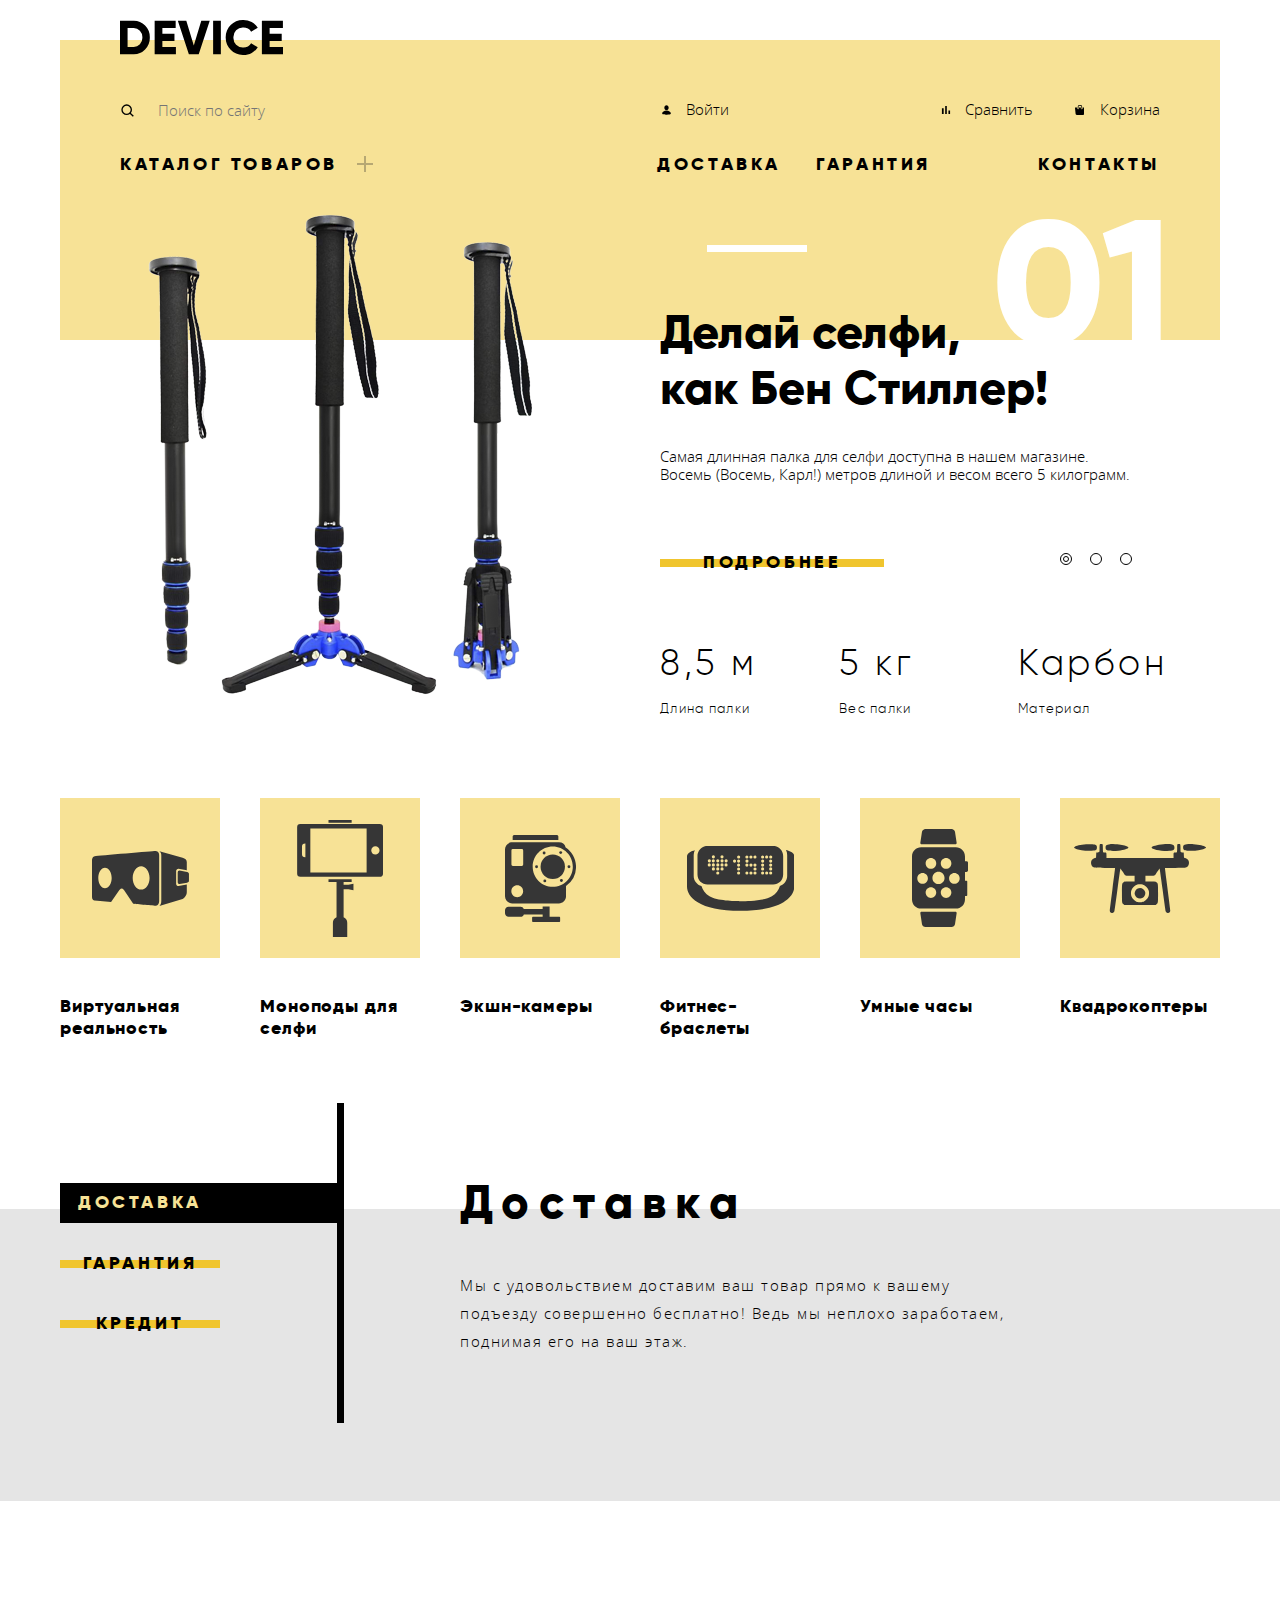
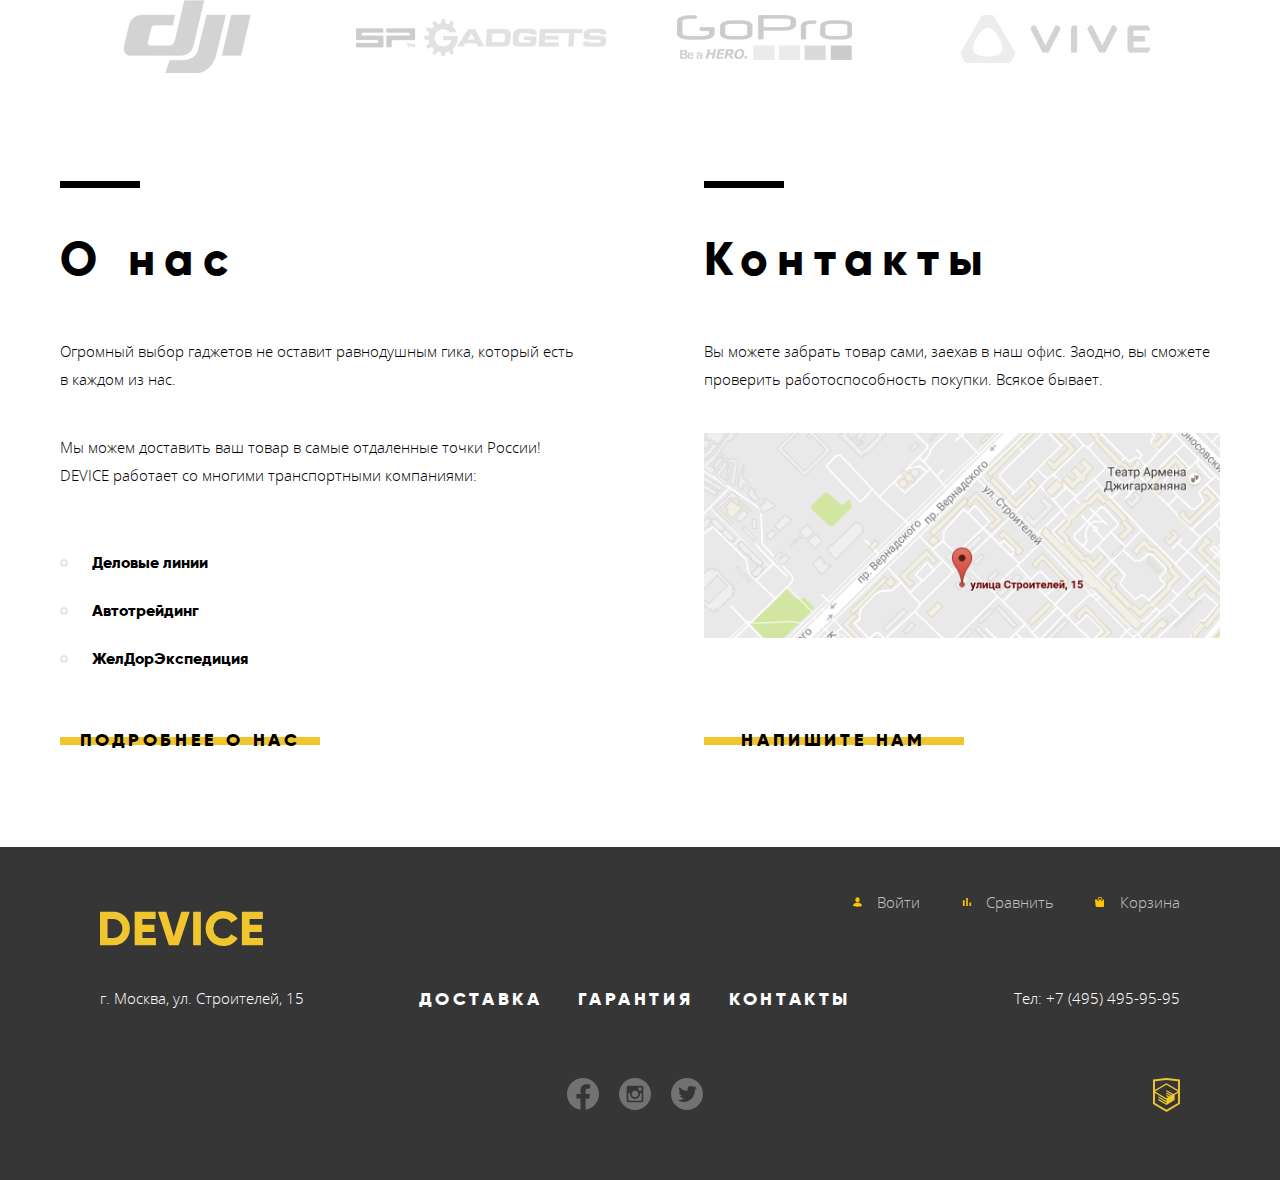
<file: index.html>
<!DOCTYPE html>
<html lang="ru">

<head>
  <meta charset="utf-8">
  <title>HTML Academy: Девайс</title>
  <link rel="stylesheet" href="css/styles.min.css">
</head>

<body class="page-body page-body--index">
  <header class="main-header ">
    <div class="main-header-wrapper wrapper ">
      <a class=" main-header__logo"><img class="main-header__logo-image" src="img/logo.svg" alt="Logo 'Device'"
          width="163" height="35"></a>
      <div class=" user-nav-row">
        <form class=" user-nav__search-form" action="#" method="get">
          <input class="user-nav__search-input" type="search" placeholder="Поиск по сайту">
          <button class="user-nav__search-submit-btn" type="submit">Найти</button>
        </form>
        <ul class="user-nav__top-menu-list">
          <li class="user-nav__item "><a class="user-nav__link user-nav__link--log-in" href="">Войти</a></li>
          <li class="user-nav__item "><a class="user-nav__link user-nav__link--compare" href="">Сравнить</a></li>
          <li class="user-nav__item "><a class="user-nav__link user-nav__link--cart" href="">Корзина</a></li>
        </ul>
      </div>
      <nav class=" main-nav">
        <ul class="site-nav">
          <li><a class="site-nav__link site-nav__link--catalog" href="catalog.html">Каталог товаров</a></li>
          <li><a class="site-nav__link" href="">Доставка</a></li>
          <li><a class="site-nav__link" href="">Гарантия</a></li>
          <li><a class="site-nav__link" href="">Контакты</a></li>
        </ul>
      </nav>
      <div class=" catalog-nav">
        <ul class="catalog-nav__col">
          <li><a href="">Виртуальная реальность</a></li>
          <li><a href="catalog.html">Моноподы для селфи</a></li>
          <li><a href="">Экшн-камеры</a></li>
        </ul>
        <ul class="catalog-nav__col">
          <li><a href="">Фитнес-браслеты</a></li>
          <li><a href="">Умные часы</a></li>
        </ul>
        <ul class="catalog-nav__col">
          <li><a href="">Квадрокоптер</a></li>
        </ul>
      </div>
    </div>
  </header>
  <main>
    <h1 class="visually-hidden">Девайс</h1>
    <section class="banner-wrapper wrapper">
      <div class="banner banner--1 banner--current" data-id="slide-1">
        <span class="banner__number">01</span>
        <div class="banner__image-wrapper">
          <img src="./img/slider-1 1.png" alt="selfie stick" class="banner__image" width="384" height="486">
        </div>
        <div class="banner__info-wrapper">
          <b class="banner__big-text">
            Делай селфи,<br>
            как Бен Стиллер!
          </b>
          <p class="banner__small-text">
            Самая длинная палка для селфи доступна в нашем магазине. Восемь (Восемь, Карл!) метров длиной и весом всего
            5 килограмм.
          </p>
          <a class="banner__button button" href="#">Подробнее</a>
          <ul class="banner__slider">
            <li class="banner__slider-button"></li>
            <li class="banner__slider-button"></li>
            <li class="banner__slider-button"></li>
          </ul>
          <div class="banner__features">
            <ul class="banner__features-list">
              <li class="banner__features-item features-item">
                <span class="features-item__value">8,5 м</span>
                <span class="features-item__name">Длина палки</span>
              </li>
              <li class="banner__features-item features-item">
                <span class="features-item__value">5 кг</span>
                <span class="features-item__name">Вес палки</span>
              </li>
              <li class="banner__features-item features-item">
                <span class="features-item__value">Карбон</span>
                <span class="features-item__name">Материал</span>
              </li>
            </ul>
          </div>
        </div>
      </div>
      <div class="banner banner--2" data-id="slide-2">
        <span class="banner__number">02</span>
        <div class="banner__image-wrapper">
          <img src="./img/slider-2 1.png" alt="fitness tracker" class="banner__image" width="345" height="485">
        </div>
        <div class="banner__info-wrapper">
          <b class="banner__big-text">
            Худеем
            правильно!
          </b>
          <p class="banner__small-text">
            Мотивирующие фитнес-браслеты помогут найти в себе силы
            не пропускать занятия и соблюдать диету.
          </p>
          <button type="button" class="banner__button button">Подробнее</button>
          <ul class="banner__slider">
            <li class="banner__slider-button"></li>
            <li class="banner__slider-button"></li>
            <li class="banner__slider-button"></li>
          </ul>
          <div class="banner__features">
            <ul class="banner__features-list">
              <li class="banner__features-item features-item">
                <span class="features-item__value">48 часов</span>
                <span class="features-item__name">Без подзарядки</span>
              </li>
            </ul>
          </div>
        </div>
      </div>
      <div class="banner banner--3" data-id="slide-3">
        <span class="banner__number">03</span>
        <div class="banner__image-wrapper">
          <img src="./img/slider-3 1.png" alt="camera drone" class="banner__image" width="384" height="486">
        </div>
        <div class="banner__info-wrapper">
          <b class="banner__big-text">
            Порхает как бабочка, жалит как пчела!
          </b>
          <p class="banner__small-text">
            Этот обычный, на первый взгляд, квадрокоптер оснащен
            мощным лазером, замаскированным под стандартную камеру.
          </p>
          <button type="button" class="banner__button button">Подробнее</button>
          <ul class="banner__slider">
            <li class="banner__slider-button"></li>
            <li class="banner__slider-button"></li>
            <li class="banner__slider-button"></li>
          </ul>
          <div class="banner__features">
            <ul class="banner__features-list">
              <li class="banner__features-item features-item">
                <span class="features-item__value">800 м</span>
                <span class="features-item__name">Дальность полета</span>
              </li>
              <li class="banner__features-item features-item">
                <span class="features-item__value">50 м</span>
                <span class="features-item__name">Радиус поражения</span>
              </li>
            </ul>
          </div>
        </div>
      </div>
      <div class="banner__slider-controls">
        <button class="banner__slider-controls-button banner__slider-controls-button--current" data-for="slide-1"
          type="button" aria-label="Первый слайд"></button>
        <button class="banner__slider-controls-button" type="button" aria-label="Второй слайд"
          data-for="slide-2"></button>
        <button class="banner__slider-controls-button" type="button" aria-label="Третий слайд"
          data-for="slide-3"></button>
      </div>
    </section>
    <section class="popular wrapper">
      <ul class="popular__list">
        <li class="popular__list-item"><a class="popular__link popular__link--1" href="">Виртуальная реальность</a></li>
        <li class="popular__list-item"><a class="popular__link popular__link--2" href="catalog.html">Моноподы для
            селфи</a></li>
        <li class="popular__list-item"><a class="popular__link popular__link--3" href="">Экшн-камеры</a></li>
        <li class="popular__list-item"><a class="popular__link popular__link--4" href="">Фитнес-браслеты</a></li>
        <li class="popular__list-item"><a class="popular__link popular__link--5" href="">Умные часы</a></li>
        <li class="popular__list-item"><a class="popular__link popular__link--6" href="">Квадрокоптеры</a></li>
      </ul>
    </section>
    <section class="info-switcher wrapper">
      <ul class="info-switcher__names-list">
        <li class="names-list__item names-list__item--active"><a
            class="names-list__item-link names-list__item-link--active button" data-for="delivery">Доставка</a></li>
        <li class="names-list__item"><a class="names-list__item-link button" data-for="guarantee">Гарантия</a></li>
        <li class="names-list__item"><a class="names-list__item-link button" data-for="financing">Кредит</a></li>
      </ul>
      <div class="info-tab-wrapper">
        <div class="info-tab info-tab--current info-tab--delivery" data-id="delivery">
          <h2 class="info-tab__heading">Доставка</h2>
          <p class="info-tab__text">Мы с удовольствием доставим ваш товар прямо к вашему
            подъезду совершенно бесплатно! Ведь мы неплохо
            заработаем, поднимая его на ваш этаж.</p>
        </div>
        <div class="info-tab info-tab--guarantee" data-id="guarantee">
          <h2 class="info-tab__heading">Гарантия</h2>
          <p class="info-tab__text">Если из-за возгорания купленного у нас товара у вас сгорит дом —
            не переживайте, мы выдадим вам новый.
            Товар, не дом, конечно же.</p>
        </div>
        <div class="info-tab info-tab--financing" data-id="financing">
          <h2 class="info-tab__heading">Кредит</h2>
          <p class="info-tab__text">Залезть в долговую яму стало проще! Кредитные консультанты
            подберут для вас наиболее выгодные
            условия кредита. Выгодные для нашего банка, разумеется.</p>
        </div>
      </div>
    </section>
    <section class="brands wrapper">
      <ul class="brands__list">
        <li class="brands__list-item"><a class="brands__list-link" href="#"><img src="./img/logo-1.png"
              alt="logo brand dji"></a></li>
        <li class="brands__list-item"><a class="brands__list-link" href="#"><img src="./img/logo-2.png"
              alt="logo brand sp gadgets"></a></li>
        <li class="brands__list-item"><a class="brands__list-link" href="#"><img src="./img/logo-3.png"
              alt="logo brand gopro"></a></li>
        <li class="brands__list-item"><a class="brands__list-link" href="#"><img src="./img/logo-4.png"
              alt="logo brand vive"></a></li>
      </ul>
    </section>
    <div class="info-wrapper wrapper">
      <section class="about-us">
        <h2 class="info__heading">О нас</h2>
        <div class="info__text-block">
          <p class="info__text">Огромный выбор гаджетов не оставит равнодушным гика, который есть в каждом из нас.</p>
          <p class="info__text">Мы можем доставить ваш товар в самые отдаленные точки России! DEVICE работает со многими
            транспортными компаниями:</p>
        </div>
        <ul class="info__list">
          <li class="info__list-item">Деловые линии</li>
          <li class="info__list-item">Автотрейдинг</li>
          <li class="info__list-item">ЖелДорЭкспедиция</li>
        </ul>
        <a href="#" class="info__button button">Подробнее о нас</a>
      </section>
      <section class="contacts">
        <h2 class="info__heading">Контакты</h2>
        <p class="info__text">Вы можете забрать товар сами, заехав в наш офис. Заодно, вы сможете проверить
          работоспособность покупки. Всякое бывает.</p>
        <a class="info__map" href="#"><img src="img/map-small.png" alt="Карта" width="560" height="222"></a>
        <a href="#" class="info__button info__button--contact button">Напишите нам</a>
      </section>
    </div>
  </main>
  <footer class="main-footer footer">
    <div class="footer__wrapper wrapper">
      <a href="" class="footer__logo"><img src="img/logo.svg" alt="Лого «Девайс»" width="163" height="35"></a>
      <ul class="footer__user-nav">
        <li><a class="footer__user-nav-link footer__user-nav-link--log-in" href="#">Войти</a></li>
        <li><a class="footer__user-nav-link footer__user-nav-link--compare" href="#">Сравнить</a></li>
        <li><a class="footer__user-nav-link footer__user-nav-link--cart" href="#">Корзина</a></li>
      </ul>
      <section class="footer__address">
        <h2 class="visually-hidden">Адрес</h2>
        <p>г. Москва, ул. Строителей, 15</p>
      </section>
      <section class="footer__nav">
        <h2 class="visually-hidden">Навигация</h2>
        <ul class="footer__site-nav">
          <li><a class="footer__site-nav-link" href="#">Доставка</a></li>
          <li><a class="footer__site-nav-link" href="#">Гарантия</a></li>
          <li><a class="footer__site-nav-link" href="#">Контакты</a></li>
        </ul>
      </section>
      <section class="footer__phone-number">
        <h2 class="visually-hidden">Телефон</h2>
        <span>Тел: </span><a href="tel:+74954959595">+7 (495) 495-95-95</a>
      </section>
      <section class="footer__social social">
        <h2 class="visually-hidden">Социальные сети</h2>
        <ul class="social__list">
          <li>
            <a class="social__link" href="">
              <span class="visually-hidden">Фейсбук</span>
              <svg fill="none" width="32" height="32" viewBox="0 0 32 32" xmlns="http://www.w3.org/2000/svg">
                <path
                  d="m31.9973 16c0-8.83733-7.1626-16-15.9986-16-8.83603 0-15.9987 7.16267-15.9987 16 0 7.984 5.85067 14.6027 13.4987 15.8027v-11.1787h-4.06137v-4.6253h4.06137v-3.524c0-4.0107 2.3893-6.22537 6.0426-6.22537 1.7507 0 3.5814.312 3.5814.312v3.93737h-2.016c-1.9867 0-2.6067 1.2333-2.6067 2.4986v3.0027h4.4373l-.7093 4.6253h-3.728v11.1787c7.648-1.2 13.4987-7.8187 13.4987-15.804z"
                  fill="#fff" fill-opacity=".3" />
              </svg>
            </a>
          </li>
          <li>
            <a class="social__link" href="">
              <span class="visually-hidden">Инстаграм</span>
              <svg fill="none" width="32" height="32" viewBox="0 0 32 32" xmlns="http://www.w3.org/2000/svg">
                <path
                  d="m21 16c0 1.3261-.5268 2.5979-1.4645 3.5355-.9376.9377-2.2094 1.4645-3.5355 1.4645s-2.5979-.5268-3.5355-1.4645c-.9377-.9376-1.4645-2.2094-1.4645-3.5355 0-.285.03-.5633.0817-.8333h-1.74837v6.6616c0 .4634.375.8384.83837.8384h11.6583c.2221-.0005.4349-.089.5917-.2462.1569-.1571.245-.3701.245-.5922v-6.6616h-1.7484c.0517.27.0817.5483.0817.8333zm-5 3.3333c.4378-.0001.8714-.0864 1.2759-.2541.4044-.1676.7719-.4133 1.0815-.723.3095-.3097.555-.6773.7225-1.0819.1674-.4045.2535-.8381.2534-1.276-.0001-.4378-.0864-.8714-.2541-1.2758-.1676-.4045-.4133-.772-.723-1.0815-.3097-.3096-.6773-.5551-1.0819-.7225-.4045-.1675-.8381-.2536-1.276-.2535-.8842.0002-1.7322.3517-2.3573.9771-.6252.6255-.9762 1.4736-.976 2.3579s.3517 1.7322.9771 2.3574c.6255.6251 1.4736.9762 2.3579.9759zm4-6.8333h1.9983c.1328 0 .2601-.0526.3542-.1463.094-.0938.1471-.2209.1475-.3537v-1.9983c0-.13308-.0529-.26068-.1469-.35477-.0941-.09408-.2217-.14693-.3548-.14693h-1.9983c-.1331 0-.2607.05285-.3547.14693-.0941.09409-.147.22169-.147.35477v1.9983c.0017.275.2267.5.5017.5zm-4-12.5c-4.2435 0-8.31313 1.68571-11.31371 4.68629s-4.68629 7.07021-4.68629 11.31371 1.68571 8.3131 4.68629 11.3137 7.07021 4.6863 11.31371 4.6863c2.1012 0 4.1817-.4139 6.1229-1.2179 1.9412-.8041 3.7051-1.9827 5.1908-3.4684s2.6643-3.2496 3.4684-5.1908c.804-1.9412 1.2179-4.0217 1.2179-6.1229 0-2.1011-.4139-4.1817-1.2179-6.12294-.8041-1.9412-1.9827-3.70503-3.4684-5.19077s-3.2496-2.66429-5.1908-3.46836c-1.9412-.804078-4.0217-1.21793-6.1229-1.21793zm8.3333 22.4817c0 1.0183-.8333 1.8516-1.8516 1.8516h-12.96337c-1.01833 0-1.85166-.8333-1.85166-1.8516v-12.96337c0-1.01833.83333-1.85166 1.85166-1.85166h12.96337c1.0183 0 1.8516.83333 1.8516 1.85166z"
                  fill="#fff" fill-opacity=".3" />
              </svg>
            </a>
          </li>
          <li>
            <a class="social__link" href="">
              <span class="visually-hidden">Твиттер</span>
              <svg class="twitter" fill="none" width="32" height="32" viewBox="0 0 32 32"
                xmlns="http://www.w3.org/2000/svg">
                <path
                  d="m16 32c-2.1667 0-4.2396-.4219-6.21875-1.2656-1.97917-.8438-3.68229-1.9792-5.10937-3.4063-1.42709-1.4271-2.5625-3.1302-3.40626-5.1093-.843745-1.9792-1.26562-4.0521-1.26562-6.2188s.421875-4.2396 1.26562-6.21875c.84376-1.97917 1.97917-3.68229 3.40626-5.10937 1.42708-1.42709 3.1302-2.5625 5.10937-3.40626 1.97915-.843745 4.05205-1.26562 6.21875-1.26562s4.2396.421875 6.2188 1.26562c1.9791.84376 3.6822 1.97917 5.1093 3.40626 1.4271 1.42708 2.5625 3.1302 3.4063 5.10937.8437 1.97915 1.2656 4.05205 1.2656 6.21875s-.4219 4.2396-1.2656 6.2188c-.8438 1.9791-1.9792 3.6822-3.4063 5.1093s-3.1302 2.5625-5.1093 3.4063c-1.9792.8437-4.0521 1.2656-6.2188 1.2656zm9.4062-24c-.125.0625-.3124.17708-.5624.34375l-.6094.40625-.5782.3125-.6562.21875c-.7708-.85417-1.7188-1.28125-2.8438-1.28125-2.4374 0-3.6562 1.02083-3.6562 3.0625v1.8437c-3.3542-.1666-5.9271-1.3958-7.71875-3.68745-.52083.54167-.78125 1.13545-.78125 1.78125 0 1.375.51042 2.4167 1.53125 3.125-.125 0-.30208.0104-.53125.0312-.22917.0209-.41146.0209-.54688 0-.13541-.0208-.28645-.0729-.45312-.1562 0 .9583.25521 1.7552.76562 2.3906.51042.6354 1.21355 1.0469 2.10938 1.2344-.2083.25-.5.375-.875.375-.33333 0-.625-.0938-.875-.2812 0 .8124.39062 1.4427 1.1719 1.8906.7812.4479 1.6614.6823 2.6406.7031-.375.5625-.9219.9844-1.6406 1.2656-.7188.2813-1.4844.4219-2.2969.4219-.29167 0-.69271-.0729-1.20312-.2188-.51042-.1458-.77605-.2187-.79688-.2187.33333.6667 1.01562 1.2396 2.04688 1.7187 1.03122.4792 2.33852.7188 3.92192.7188 1.3958 0 2.6979-.2448 3.9062-.7344s2.2396-1.1406 3.0938-1.9531c.8541-.8125 1.5885-1.7396 2.2031-2.7813.6146-1.0416 1.0729-2.1197 1.375-3.2343s.4531-2.2136.4531-3.2969c0-.0417.125-.1302.375-.2656s.5417-.3177.875-.5469.5833-.4687.75-.7187c-1.125 0-1.875.0208-2.25.0624.7292-.4374 1.2812-1.2812 1.6562-2.5312z"
                  fill="#fff" fill-opacity=".3" />
              </svg></a>
          </li>
        </ul>
      </section>
      <a href="https://htmlacademy.ru/intensive/htmlcss" target="_blank" class="footer__dev-link">
        <span class="visually-hidden">HTML Academy</span>
        <svg fill="none" height="34" viewBox="0 0 27 34" width="27" xmlns="http://www.w3.org/2000/svg"
          xmlns:xlink="http://www.w3.org/1999/xlink">
          <clipPath id="a">
            <path d="m0 0h26.943v34h-26.943z" />
          </clipPath>
          <g clip-path="url(#a)">
            <path
              d="m13.62.0169551-.148-.0169551-13.472 1.40827v24.59593l13.473 7.9958 13.43-7.9689.042-.0249v-24.59793zm11.399 12.0780449-11.524-6.77508-.001-.10373-.087.04987-.088-.05585v.10871l-11.394 6.76708v-8.94731l11.548-1.2088 11.547 1.2088v8.95631zm-11.614-5.32592 11.518 6.69532-4.479 2.633-7.093-4.2099-.014 1.4113 5.904 3.5037-.86.5057-5.03-2.9841-.014 1.4112 3.827 2.269-.782.5217-3.031-1.7823-.014 1.4092 1.853 1.0882-1.8 1.0781-11.356-6.7332zm-11.48 8.31802 11.411 6.773.016 1.0413-7.942-4.7155-.015 1.4122 7.979 4.7824.018 1.0731-7.973-4.7275-.013 1.4103 8.021 4.8093.046.0249 8.143-4.8591-.011-5.1634 3.415-2.0306v9.9946l-11.548 6.8538-11.547-6.8528z"
              fill="#f0c52e" />
          </g>
        </svg>
      </a>
    </div>
  </footer>
  <section class="write-us-popup popup">
    <h2 class="visually-hidden">Форма сообщения</h2>
    <form class="write-us__form-wrapper" action="https://echo.htmlacademy.ru" method="post">
      <p class="write-us__name">
        <label class="write-us__label" for="write-us__name">Ваше имя:</label>
        <input class="popup-input" type="text" id="write-us-name" name="name" placeholder="Имя Фамилия">
      </p>
      <p class="write-us__email">
        <label class="write-us__label" for="write-us__email">Ваш e-mail:</label>
        <input class="popup-input" type="email" id="write-us-email" name="email" placeholder="email@example.com">
      </p>
      <p class="write-us__mailbody">
        <label class="write-us__label" for="write-us__text">Текст письма:</label>
        <textarea class="popup-textarea" id="write-us-text" name="text" rows="6" cols="25"
          placeholder="В свободной форме"></textarea>
      </p>
      <button class="write-us__button button" type="submit">Отправить</button>
    </form>
    <button class="popup-close" type="button" aria-label="Закрыть"></button>
  </section>
  <section class="map-popup popup">
    <h2 class="visually-hidden">Карта</h2>
    <iframe src="https://yandex.ru/map-widget/v1/-/CCU4zOW-gC" width="960" height="560" allowfullscreen="true"></iframe>
    <button class="popup-close" type="button" aria-label="Закрыть"></button>
  </section>
  <script src="js/contact.js"></script>
  <script src="js/map.js"></script>
  <script src="js/catalog-nav.js"></script>
  <script src="js/banner.js"></script>
</body>

</html>
</file>
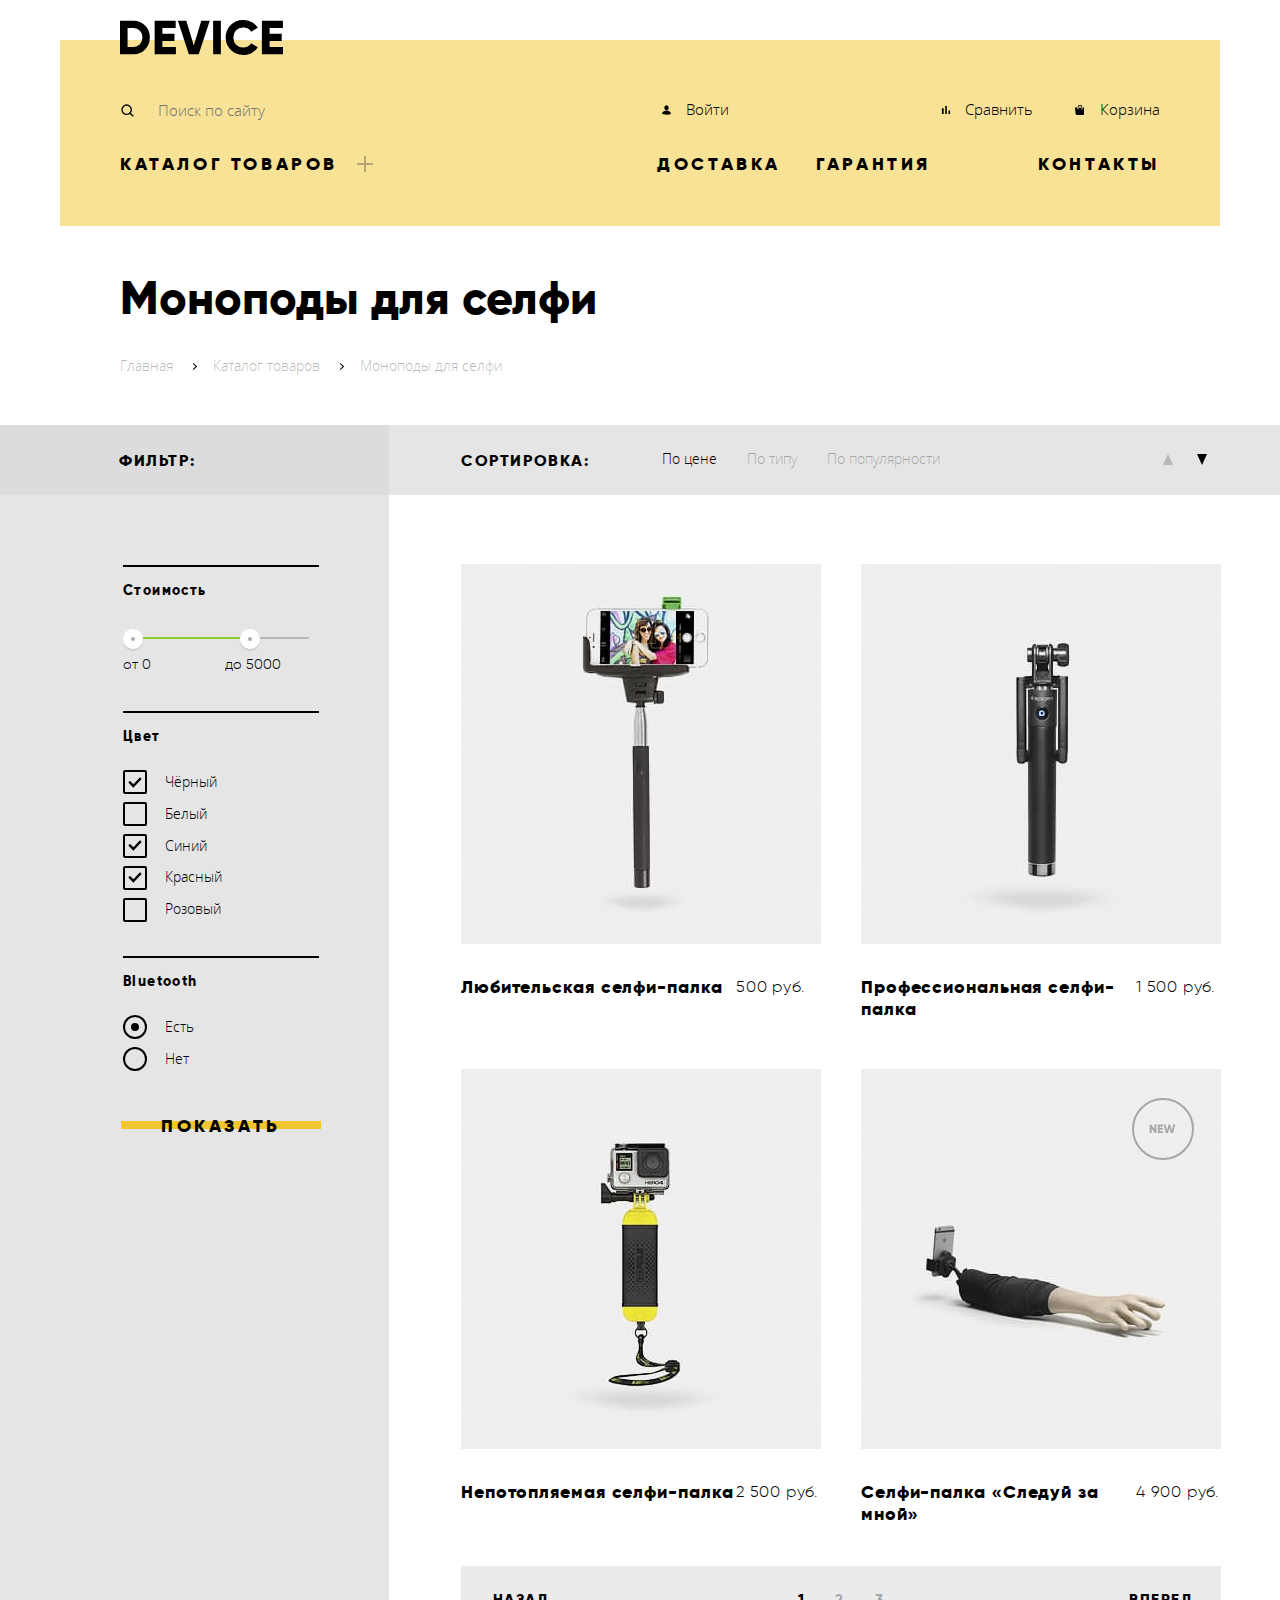
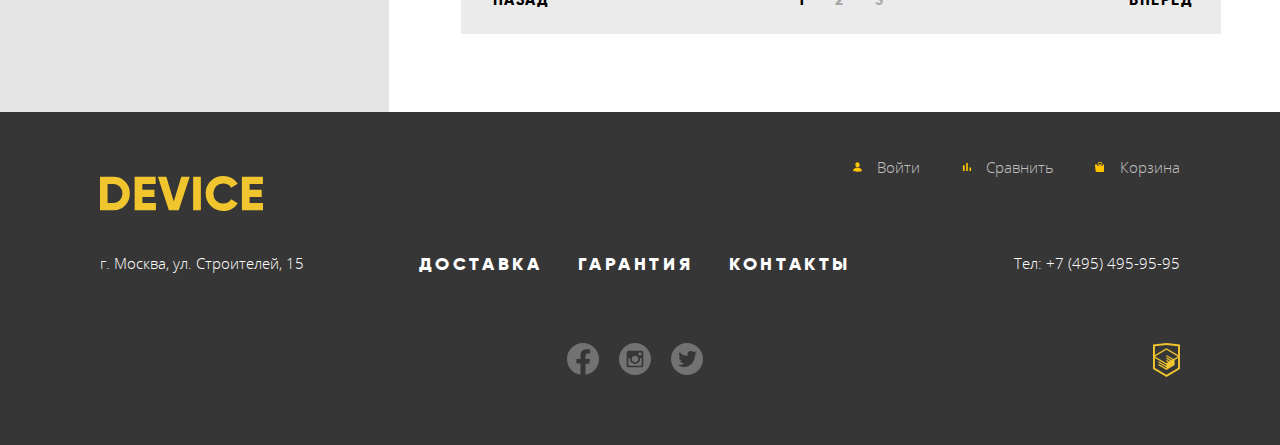
<file: catalog.html>
<!DOCTYPE html>
<html class="page" lang="ru">

<head>
  <meta charset="utf-8">
  <title>Каталог</title>
  <link rel="stylesheet" href="css/styles.min.css">
</head>

<body class="page-body">
  <header class="main-header ">
    <div class="main-header-wrapper main-header-wrapper--secondary wrapper ">
      <a class=" main-header__logo" href="index.html"><img class="main-header__logo-image" src="img/logo.svg"
          alt="Logo 'Device'" width="163" height="35"></a>
      <div class=" user-nav-row">
        <form class=" user-nav__search-form" action="#" method="get">
          <input class="user-nav__search-input" type="search" placeholder="Поиск по сайту">
          <button class="user-nav__search-submit-btn" type="submit">Найти</button>
        </form>
        <ul class="user-nav__top-menu-list">
          <li class="user-nav__item "><a class="user-nav__link user-nav__link--log-in" href="">Войти</a></li>
          <li class="user-nav__item "><a class="user-nav__link user-nav__link--compare" href="">Сравнить</a></li>
          <li class="user-nav__item "><a class="user-nav__link user-nav__link--cart" href="">Корзина</a></li>
        </ul>
      </div>
      <nav class=" main-nav">
        <ul class="site-nav">
          <li><a class="site-nav__link site-nav__link--catalog" href="catalog.html">Каталог товаров</a></li>
          <li><a class="site-nav__link" href="">Доставка</a></li>
          <li><a class="site-nav__link" href="">Гарантия</a></li>
          <li><a class="site-nav__link" href="">Контакты</a></li>
        </ul>
      </nav>
      <div class="catalog-nav catalog-nav--secondary">
        <ul class="catalog-nav__col">
          <li><a href="">Виртуальная реальность</a></li>
          <li><a href="">Моноподы для селфи</a></li>
          <li><a href="">Экшн-камеры</a></li>
        </ul>
        <ul class="catalog-nav__col">
          <li><a href="">Фитнес-браслеты</a></li>
          <li><a href="">Умные часы</a></li>
        </ul>
        <ul class="catalog-nav__col">
          <li><a href="">Квадрокоптер</a></li>
        </ul>
      </div>
    </div>
  </header>
  <main>
    <div class="catalog">
      <div class="catalog__top-part-wrapper wrapper">
        <h1 class="catalog__page-heading">Моноподы для селфи</h1>
        <ul class="breadcrumbs breadcrumbs--catalog">
          <li class="breadcrumbs__item"><a class="breadcrumbs__link  breadcrumbs__link--main"
              href="index.html">Главная</a></li>
          <li class="breadcrumbs__item"><a class="breadcrumbs__link" href="">Каталог товаров</a></li>
          <li class="breadcrumbs__item breadcrumbs__item--current"><a class="breadcrumbs__link">Моноподы для селфи</a>
          </li>
        </ul>
      </div>
      <div class="catalog__content-wrapper">
        <section class="catalog__filters">
          <div class="catalog__filters-heading-wrapper">
            <h2 class="catalog__heading catalog__heading--filters">Фильтр:</h2>
          </div>
          <div class="catalog__filter-form-wrapper">
            <form class="catalog__filter-form" action="https://echo.htmlacademy.ru" method="get">
              <fieldset class="catalog__filter-fieldset">
                <legend class="catalog__filter-name">Стоимость</legend>
                <div class="catalog__range-filter">
                  <div class="catalog__range-controls">
                    <div class="catalog__range-scale">
                      <div class="catalog__range-bar" style="width: 65%; margin-left: 0%"></div>
                    </div>
                    <div class="catalog__range-toggle catalog__range-toggle-min" tabindex="0" style="left: 0%"></div>


                    <div class="catalog__range-toggle catalog__range-toggle-max" tabindex="0"
                      style="left: calc(65% - 10px)">
                    </div>

                  </div>
                  <div class="catalog__price-controls">
                    <label class="catalog__price-label catalog__min-price">
                      от <input class="catalog__price-input" type="number" name="min-price" value="0">
                    </label>
                    <label class="catalog__price-label catalog__max-price">
                      до <input class="catalog__price-input" type="number" name="max-price" value="5000">
                    </label>
                  </div>
                </div>
              </fieldset>
              <fieldset class="catalog__filter-fieldset">
                <legend class="catalog__filter-name">Цвет</legend>
                <ul class="catalog__filter-list">
                  <li><input class="catalog__filter-checkbox visually-hidden" type="checkbox" id="filter-black"
                      name="black" checked><label class="catalog__filter-label" for="filter-black">Чёрный</label>
                  </li>
                  <li><input class="catalog__filter-checkbox visually-hidden" type="checkbox" id="filter-white"
                      name="white"><label class="catalog__filter-label" for="filter-white">Белый</label></li>
                  <li><input class="catalog__filter-checkbox visually-hidden" type="checkbox" id="filter-blue"
                      name="blue" checked><label class="catalog__filter-label" for="filter-blue">Синий</label>
                  </li>
                  <li><input class="catalog__filter-checkbox visually-hidden" type="checkbox" id="filter-red" name="red"
                      checked><label class="catalog__filter-label" for="filter-red">Красный</label>
                  </li>
                  <li><input class="catalog__filter-checkbox visually-hidden" type="checkbox" id="filter-pink"
                      name="pink"><label class="catalog__filter-label" for="filter-pink">Розовый</label></li>
                </ul>
              </fieldset>
              <fieldset class="catalog__filter-fieldset">
                <legend class="catalog__filter-name">Bluetooth</legend>
                <ul class="catalog__filter-list">
                  <li><input class="catalog__filter-radio visually-hidden" type="radio" id="filter-bluetooth-yes"
                      name="bluetooth" value="yes" checked><label class="catalog__filter-label"
                      for="filter-bluetooth-yes">Есть</label></li>
                  <li><input class="catalog__filter-radio visually-hidden" type="radio" id="filter-bluetooth-no"
                      name="bluetooth" value="no"><label class="catalog__filter-label"
                      for="filter-bluetooth-no">Нет</label></li>
                </ul>
              </fieldset>
              <button class="catalog__filter-button button" type="submit">Показать</button>
            </form>
          </div>
        </section>
        <section class="catalog__items">
          <div class="catalog__sort-menu-wrapper">
            <div class="catalog__sort-menu">
              <h2 class="catalog__heading catalog__heading--sort-menu">Сортировка:</h2>
              <ul class="catalog__sort-menu-items">
                <li class="catalog-sort-item catalog-sort-item--price catalog-sort-item--current"><a href="">По цене</a>
                </li>
                <li class="catalog-sort-item catalog-sort-item--type"><a href="">По типу</a></li>
                <li class="catalog-sort-item catalog-sort-item--popular"><a href="">По популярности</a></li>
              </ul>
              <ul class="catalog__sort-arrows">
                <li class="catalog__sort-arrow catalog__sort-arrow--current"><a href="" aria-label="По возрастанию"></a>
                </li>
                <li class="catalog__sort-arrow catalog__sort-arrow--down"><a href="" aria-label="По убыванию"></a></li>
              </ul>
            </div>
          </div>
          <h2 class="visually-hidden">Список товаров</h2>
          <div class="catalog__list-wrapper">
            <ul class="catalog__list">
              <li class="catalog__list-item">
                <a class="catalog__list-item-link" href="">
                  <div class="catalog__list-item-image-wrapper">
                    <img class="catalog__item-image" src="img/item-1.jpg" width="360" height="380"
                      alt="Любительская селфи-палка">
                    <div class="catalog__list-item-overlay">
                      <button class="add-to-cart-button button">В корзину</button>
                      <button class="add-to-comparison">Добавить к сравнению</button>
                    </div>
                  </div>
                  <div class="catalog__list-item-info-wrapper">
                    <h3 class="catalog__list-item-name">Любительская селфи-палка</h3>
                    <b class="catalog__list-item-price">500 руб.</b></p>
                  </div>
                </a>
              </li>
              <li class="catalog__list-item">
                <a class="catalog__list-item-link" href="">
                  <div class="catalog__list-item-image-wrapper">
                    <img class="catalog__item-image" src="img/item-2.jpg" width="360" height="380"
                      alt="Профессиональная селфи-палка">
                    <div class="catalog__list-item-overlay">
                      <button class="add-to-cart-button button">В корзину</button>
                      <button class="add-to-comparison">Добавить к сравнению</button>
                    </div>
                  </div>
                  <div class="catalog__list-item-info-wrapper">
                    <h3 class="catalog__list-item-name">Профессиональная селфи-палка</h3>
                    <p><b class="catalog__list-item-price">1 500 руб.</b></p>
                  </div>
                </a>
              </li>
              <li class="catalog__list-item">
                <a class="catalog__list-item-link" href="">
                  <div class="catalog__list-item-image-wrapper">
                    <img class="catalog__item-image" src="img/item-3.jpg" width="360" height="380"
                      alt="Непотопляемая селфи-палка">
                    <div class="catalog__list-item-overlay">
                      <button class="add-to-cart-button button">В корзину</button>
                      <button class="add-to-comparison">Добавить к сравнению</button>
                    </div>
                  </div>
                  <div class="catalog__list-item-info-wrapper">
                    <h3 class="catalog__list-item-name">Непотопляемая селфи-палка</h3>
                    <b class="catalog__list-item-price">2 500 руб.</b>
                  </div>
                </a>
              </li>
              <li class="catalog__list-item">
                <a class="catalog__list-item-link" href="">
                  <div class="catalog__list-item-image-wrapper catalog__list-item-image-wrapper--new">
                    <img class="catalog__item-image" src="img/item-4.jpg" width="360" height="380"
                      alt="Селфи-палка «Следуй за мной»">
                    <div class="catalog__list-item-overlay">
                      <button class="add-to-cart-button button">В корзину</button>
                      <button class="add-to-comparison">Добавить к сравнению</button>
                    </div>
                  </div>
                  <div class="catalog__list-item-info-wrapper">
                    <h3 class="catalog__list-item-name">Селфи-палка «Следуй за мной»</h3>
                    <b class="catalog__list-item-price">4 900 руб.</b>
                  </div>
                </a>
              </li>
            </ul>
            <div class="catalog__pagination-wrapper">
              <a class="catalog__pagination-button" href="">Назад</a>

              <ul class="catalog__pagination-list">
                <li>
                  <a class="catalog__page-number catalog__page-number--current" href="">1</a>
                </li>
                <li>
                  <a class="catalog__page-number" href="">2</a>
                </li>
                <li>
                  <a class="catalog__page-number" href="">3</a>
                </li>
              </ul>
              <a class="catalog__pagination-button" href="">Вперед</a>
            </div>
          </div>
        </section>
      </div>
    </div>
  </main>
  <footer class="main-footer footer">
    <div class="footer__wrapper wrapper">
      <a href="" class="footer__logo"><img src="img/logo.svg" alt="Лого «Девайс»" width="163" height="35"></a>
      <ul class="footer__user-nav">
        <li><a class="footer__user-nav-link footer__user-nav-link--log-in" href="#">Войти</a></li>
        <li><a class="footer__user-nav-link footer__user-nav-link--compare" href="#">Сравнить</a></li>
        <li><a class="footer__user-nav-link footer__user-nav-link--cart" href="#">Корзина</a></li>
      </ul>
      <section class="footer__address">
        <h2 class="visually-hidden">Адрес</h2>
        <p>г. Москва, ул. Строителей, 15</p>
      </section>
      <section class="footer__nav">
        <h2 class="visually-hidden">Навигация</h2>
        <ul class="footer__site-nav">
          <li><a class="footer__site-nav-link" href="#">Доставка</a></li>
          <li><a class="footer__site-nav-link" href="#">Гарантия</a></li>
          <li><a class="footer__site-nav-link" href="#">Контакты</a></li>
        </ul>
      </section>
      <section class="footer__phone-number">
        <h2 class="visually-hidden">Телефон</h2>
        <span>Тел: </span><a href="tel:+74954959595">+7 (495) 495-95-95</a>
      </section>
      <section class="footer__social social">
        <h2 class="visually-hidden">Социальные сети</h2>
        <ul class="social__list">
          <li>
            <a class="social__link" href="">
              <span class="visually-hidden">Фейсбук</span>
              <svg fill="none" width="32" height="32" viewBox="0 0 32 32" xmlns="http://www.w3.org/2000/svg">
                <path
                  d="m31.9973 16c0-8.83733-7.1626-16-15.9986-16-8.83603 0-15.9987 7.16267-15.9987 16 0 7.984 5.85067 14.6027 13.4987 15.8027v-11.1787h-4.06137v-4.6253h4.06137v-3.524c0-4.0107 2.3893-6.22537 6.0426-6.22537 1.7507 0 3.5814.312 3.5814.312v3.93737h-2.016c-1.9867 0-2.6067 1.2333-2.6067 2.4986v3.0027h4.4373l-.7093 4.6253h-3.728v11.1787c7.648-1.2 13.4987-7.8187 13.4987-15.804z"
                  fill="#fff" fill-opacity=".3" />
              </svg>
            </a>
          </li>
          <li>
            <a class="social__link" href="">
              <span class="visually-hidden">Инстаграм</span>
              <svg fill="none" width="32" height="32" viewBox="0 0 32 32" xmlns="http://www.w3.org/2000/svg">
                <path
                  d="m21 16c0 1.3261-.5268 2.5979-1.4645 3.5355-.9376.9377-2.2094 1.4645-3.5355 1.4645s-2.5979-.5268-3.5355-1.4645c-.9377-.9376-1.4645-2.2094-1.4645-3.5355 0-.285.03-.5633.0817-.8333h-1.74837v6.6616c0 .4634.375.8384.83837.8384h11.6583c.2221-.0005.4349-.089.5917-.2462.1569-.1571.245-.3701.245-.5922v-6.6616h-1.7484c.0517.27.0817.5483.0817.8333zm-5 3.3333c.4378-.0001.8714-.0864 1.2759-.2541.4044-.1676.7719-.4133 1.0815-.723.3095-.3097.555-.6773.7225-1.0819.1674-.4045.2535-.8381.2534-1.276-.0001-.4378-.0864-.8714-.2541-1.2758-.1676-.4045-.4133-.772-.723-1.0815-.3097-.3096-.6773-.5551-1.0819-.7225-.4045-.1675-.8381-.2536-1.276-.2535-.8842.0002-1.7322.3517-2.3573.9771-.6252.6255-.9762 1.4736-.976 2.3579s.3517 1.7322.9771 2.3574c.6255.6251 1.4736.9762 2.3579.9759zm4-6.8333h1.9983c.1328 0 .2601-.0526.3542-.1463.094-.0938.1471-.2209.1475-.3537v-1.9983c0-.13308-.0529-.26068-.1469-.35477-.0941-.09408-.2217-.14693-.3548-.14693h-1.9983c-.1331 0-.2607.05285-.3547.14693-.0941.09409-.147.22169-.147.35477v1.9983c.0017.275.2267.5.5017.5zm-4-12.5c-4.2435 0-8.31313 1.68571-11.31371 4.68629s-4.68629 7.07021-4.68629 11.31371 1.68571 8.3131 4.68629 11.3137 7.07021 4.6863 11.31371 4.6863c2.1012 0 4.1817-.4139 6.1229-1.2179 1.9412-.8041 3.7051-1.9827 5.1908-3.4684s2.6643-3.2496 3.4684-5.1908c.804-1.9412 1.2179-4.0217 1.2179-6.1229 0-2.1011-.4139-4.1817-1.2179-6.12294-.8041-1.9412-1.9827-3.70503-3.4684-5.19077s-3.2496-2.66429-5.1908-3.46836c-1.9412-.804078-4.0217-1.21793-6.1229-1.21793zm8.3333 22.4817c0 1.0183-.8333 1.8516-1.8516 1.8516h-12.96337c-1.01833 0-1.85166-.8333-1.85166-1.8516v-12.96337c0-1.01833.83333-1.85166 1.85166-1.85166h12.96337c1.0183 0 1.8516.83333 1.8516 1.85166z"
                  fill="#fff" fill-opacity=".3" />
              </svg>
            </a>
          </li>
          <li>
            <a class="social__link" href="">
              <span class="visually-hidden">Твиттер</span>
              <svg class="twitter" fill="none" width="32" height="32" viewBox="0 0 32 32"
                xmlns="http://www.w3.org/2000/svg">
                <path
                  d="m16 32c-2.1667 0-4.2396-.4219-6.21875-1.2656-1.97917-.8438-3.68229-1.9792-5.10937-3.4063-1.42709-1.4271-2.5625-3.1302-3.40626-5.1093-.843745-1.9792-1.26562-4.0521-1.26562-6.2188s.421875-4.2396 1.26562-6.21875c.84376-1.97917 1.97917-3.68229 3.40626-5.10937 1.42708-1.42709 3.1302-2.5625 5.10937-3.40626 1.97915-.843745 4.05205-1.26562 6.21875-1.26562s4.2396.421875 6.2188 1.26562c1.9791.84376 3.6822 1.97917 5.1093 3.40626 1.4271 1.42708 2.5625 3.1302 3.4063 5.10937.8437 1.97915 1.2656 4.05205 1.2656 6.21875s-.4219 4.2396-1.2656 6.2188c-.8438 1.9791-1.9792 3.6822-3.4063 5.1093s-3.1302 2.5625-5.1093 3.4063c-1.9792.8437-4.0521 1.2656-6.2188 1.2656zm9.4062-24c-.125.0625-.3124.17708-.5624.34375l-.6094.40625-.5782.3125-.6562.21875c-.7708-.85417-1.7188-1.28125-2.8438-1.28125-2.4374 0-3.6562 1.02083-3.6562 3.0625v1.8437c-3.3542-.1666-5.9271-1.3958-7.71875-3.68745-.52083.54167-.78125 1.13545-.78125 1.78125 0 1.375.51042 2.4167 1.53125 3.125-.125 0-.30208.0104-.53125.0312-.22917.0209-.41146.0209-.54688 0-.13541-.0208-.28645-.0729-.45312-.1562 0 .9583.25521 1.7552.76562 2.3906.51042.6354 1.21355 1.0469 2.10938 1.2344-.2083.25-.5.375-.875.375-.33333 0-.625-.0938-.875-.2812 0 .8124.39062 1.4427 1.1719 1.8906.7812.4479 1.6614.6823 2.6406.7031-.375.5625-.9219.9844-1.6406 1.2656-.7188.2813-1.4844.4219-2.2969.4219-.29167 0-.69271-.0729-1.20312-.2188-.51042-.1458-.77605-.2187-.79688-.2187.33333.6667 1.01562 1.2396 2.04688 1.7187 1.03122.4792 2.33852.7188 3.92192.7188 1.3958 0 2.6979-.2448 3.9062-.7344s2.2396-1.1406 3.0938-1.9531c.8541-.8125 1.5885-1.7396 2.2031-2.7813.6146-1.0416 1.0729-2.1197 1.375-3.2343s.4531-2.2136.4531-3.2969c0-.0417.125-.1302.375-.2656s.5417-.3177.875-.5469.5833-.4687.75-.7187c-1.125 0-1.875.0208-2.25.0624.7292-.4374 1.2812-1.2812 1.6562-2.5312z"
                  fill="#fff" fill-opacity=".3" />
              </svg></a>
          </li>
        </ul>
      </section>
      <a href="https://htmlacademy.ru/intensive/htmlcss" target="_blank" class="footer__dev-link">
        <span class="visually-hidden">HTML Academy</span>
        <svg fill="none" height="34" viewBox="0 0 27 34" width="27" xmlns="http://www.w3.org/2000/svg"
          xmlns:xlink="http://www.w3.org/1999/xlink">
          <clipPath id="a">
            <path d="m0 0h26.943v34h-26.943z" />
          </clipPath>
          <g clip-path="url(#a)">
            <path
              d="m13.62.0169551-.148-.0169551-13.472 1.40827v24.59593l13.473 7.9958 13.43-7.9689.042-.0249v-24.59793zm11.399 12.0780449-11.524-6.77508-.001-.10373-.087.04987-.088-.05585v.10871l-11.394 6.76708v-8.94731l11.548-1.2088 11.547 1.2088v8.95631zm-11.614-5.32592 11.518 6.69532-4.479 2.633-7.093-4.2099-.014 1.4113 5.904 3.5037-.86.5057-5.03-2.9841-.014 1.4112 3.827 2.269-.782.5217-3.031-1.7823-.014 1.4092 1.853 1.0882-1.8 1.0781-11.356-6.7332zm-11.48 8.31802 11.411 6.773.016 1.0413-7.942-4.7155-.015 1.4122 7.979 4.7824.018 1.0731-7.973-4.7275-.013 1.4103 8.021 4.8093.046.0249 8.143-4.8591-.011-5.1634 3.415-2.0306v9.9946l-11.548 6.8538-11.547-6.8528z"
              fill="#f0c52e" />
          </g>
        </svg>
      </a>
    </div>
  </footer>
  <script src="js/catalog-nav.js"></script>
</body>

</html>
</file>
<file: css/styles.min.css>
/*! normalize.css v8.0.1 | MIT License | github.com/necolas/normalize.css */
@-webkit-keyframes bounce{0%{transform:translateY(-2000px)}70%{transform:translateY(30px)}90%{transform:translateY(-10px)}to{transform:translateY(0)}}@keyframes bounce{0%{transform:translateY(-2000px)}70%{transform:translateY(30px)}90%{transform:translateY(-10px)}to{transform:translateY(0)}}@-webkit-keyframes shake{0%,to{transform:translateX(0)}10%,30%,50%,70%,90%{transform:translateX(-10px)}20%,40%,60%,80%{transform:translateX(10px)}}@keyframes shake{0%,to{transform:translateX(0)}10%,30%,50%,70%,90%{transform:translateX(-10px)}20%,40%,60%,80%{transform:translateX(10px)}}@-webkit-keyframes fadeIn{0%{opacity:0}to{opacity:1}}@keyframes fadeIn{0%{opacity:0}to{opacity:1}}html{line-height:1.15;-webkit-text-size-adjust:100%;box-sizing:border-box}body{min-width:1240px;min-height:100%;display:grid;grid-template-rows:-webkit-min-content 1fr -webkit-min-content;grid-template-rows:min-content 1fr min-content;align-content:start;margin:0;padding:0;font-family:"Open Sans",Arial,sans-serif;font-size:15px;font-weight:300;line-height:1.2;color:var(--basic-black)}details,main{display:block}h1{font-size:2em}hr{box-sizing:content-box;height:0;overflow:visible}code,kbd,pre,samp{font-family:monospace,monospace;font-size:1em}a{background-color:transparent;text-decoration:none;color:inherit}abbr[title]{border-bottom:none;-webkit-text-decoration:underline dotted;text-decoration:underline dotted}b,strong{font-weight:bolder}small{font-size:80%}sub,sup{font-size:75%;line-height:0;position:relative;vertical-align:baseline}sub{bottom:-.25em}sup{top:-.5em}img{border-style:none;max-width:100%;height:auto}button,optgroup,select{font-family:inherit}button,input,optgroup,select,textarea{font-size:100%;line-height:1.15;margin:0}button,input{overflow:visible}button,select{text-transform:none}[type=button],[type=reset],[type=submit],button{-webkit-appearance:button}[type=button]::-moz-focus-inner,[type=reset]::-moz-focus-inner,[type=submit]::-moz-focus-inner,button::-moz-focus-inner{border-style:none;padding:0}[type=button]:-moz-focusring,[type=reset]:-moz-focusring,[type=submit]:-moz-focusring,button:-moz-focusring{outline:1px dotted ButtonText}fieldset{padding:0;border:0}legend{color:inherit;display:table;max-width:100%;white-space:normal}progress{vertical-align:baseline}textarea{overflow:auto;font-family:inherit}[type=checkbox],[type=radio],legend{box-sizing:border-box;padding:0}[type=number]::-webkit-inner-spin-button,[type=number]::-webkit-outer-spin-button{height:auto}[type=search]{-webkit-appearance:textfield;outline-offset:-2px}[type=search]::-webkit-search-decoration{-webkit-appearance:none}::-webkit-file-upload-button{-webkit-appearance:button;font:inherit}summary{display:list-item}[hidden],template{display:none}:root{--ff-gilroy:"Gilroy", "Arial", sans-serif;--basic-black:#000000;--basic-black-transparent:rgba(0, 0, 0, 0.6);--basic-black-light-transparent:rgba(0, 0, 0, 0.4);--basic-black-extra-transparent:rgba(0, 0, 0, 0.3);--basic-black-medium-transparent:rgba(0, 0, 0, 0.2);--basic-black-max-transparent:rgba(0, 0, 0, 0.1);--basic-dark:#363636;--basic-grey:#464646;--basic-grey-active:#d9d9d9;--basic-grey-transparent:rgba(238, 238, 238, 0.7);--basic-half-grey:#7e7e7e;--basic-half-light-grey:#dcdcdc;--basic-grey-light:#e5e5e5;--basic-grey-lighter:#ebebeb;--basic-white:#ffffff;--basic-white-medium-transparent:rgba(255, 255, 255, 0.7);--basic-white-transparent:rgba(255, 255, 255, 0.3);--special-yellow-dark:#f0c52e;--special-yellow:#f7e296;--special-pink:#f6dada;--special-green:#91c92f;--special-grey:#f2f2f2}@font-face{font-family:"Open Sans";font-style:normal;font-weight:400;src:local("Open Sans"),url(../fonts/opensans.woff2) format("woff2"),url(../fonts/opensans.woff) format("woff")}@font-face{font-family:"Open Sans";font-style:normal;font-weight:300;src:local("Open Sans"),url(../fonts/opensanslight.woff2) format("woff2"),url(../fonts/opensanslight.woff) format("woff")}@font-face{font-family:"Gilroy";font-style:normal;font-weight:300;src:local("Gilroy"),url(../fonts/gilroylight.woff2) format("woff2"),url(../fonts/gilroylight.woff) format("woff")}@font-face{font-family:"Gilroy";font-style:normal;font-weight:800;src:local("Gilroy"),url(../fonts/gilroyextrabold.woff2) format("woff2"),url(../fonts/gilroyextrabold.woff) format("woff")}*,::after,::before{box-sizing:inherit}blockquote,h1,h2,h3,ol,p,ul{margin:0}input{font-family:inherit;font-weight:inherit}button{background-color:transparent;border:0}ol,ul{padding:0;list-style:none}.visually-hidden:not(:focus):not(:active),input[type=checkbox].visually-hidden,input[type=radio].visually-hidden{position:absolute;width:1px;height:1px;margin:-1px;border:0;padding:0;white-space:nowrap;-webkit-clip-path:inset(100%);clip-path:inset(100%);clip:rect(0 0 0 0);overflow:hidden}.button{display:inline-block;position:relative;z-index:2;font-family:"Gilroy",Arial,sans-serif;font-size:18px;font-weight:800;text-transform:uppercase;letter-spacing:.2em;line-height:1.2;text-align:center;vertical-align:middle;color:var(--basic-black);border:0;background-color:transparent;cursor:pointer}.button::before{position:absolute;content:"";z-index:-1;background-color:var(--special-yellow-dark);width:100%;height:8px;left:0;top:50%;margin-top:-4px}.button:hover::before{height:100%;transition-duration:.2s;top:0;margin:0}.button:active{opacity:.3}.wrapper{width:1160px;margin:0 auto;padding:0}.page-body--index{background-image:linear-gradient(180deg,white,white 43.5%,var(--basic-grey-light) 43.5%,var(--basic-grey-light) 54%,white 54%);background-repeat:no-repeat}.banner-wrapper{position:relative;margin-bottom:76px}.banner{display:none;position:relative;grid-template-columns:1fr 1fr;-moz-column-gap:40px;column-gap:40px;margin-top:-146px;height:528px}.banner--current{display:grid}.banner::after{position:absolute;content:"";width:100px;height:7px;top:51px;right:413px;background-color:#fff}.banner__number{display:block;position:absolute;font-family:"Gilroy","Arial",sans-serif;color:#fff;font-size:179px;font-weight:800;letter-spacing:0;right:47px;top:0;line-height:179px}.banner--1 .banner__image-wrapper{padding-top:17px}.banner--2 .banner__image-wrapper{padding-top:43px}.banner--3 .banner__image-wrapper{padding-top:99px}.banner__image{display:block;margin:0 auto}.banner__info-wrapper{padding-top:110px}.banner__big-text{position:relative;display:block;font-family:"Gilroy","Arial",sans-serif;font-weight:800;font-size:47px;margin-bottom:30px}.banner__small-text{display:block;margin-bottom:60px;width:478px}.banner__button{padding:9px 43px;margin-bottom:60px}.banner__features-list{display:grid;grid-auto-flow:column;justify-content:left}.banner__features-item{display:grid;grid-auto-flow:row;row-gap:15px;min-width:179px;font-family:"Gilroy","Arial",sans-serif}.features-item__value{font-size:36px;letter-spacing:.1em}.features-item__name{font-size:13px;letter-spacing:.1em}.banner__slider-controls{position:absolute;display:grid;grid-auto-flow:column;-moz-column-gap:18px;column-gap:18px;bottom:157px;right:88px;z-index:20}.banner__slider-controls-button{position:relative;padding:0;width:12px;height:12px;background-color:transparent;border:1px solid #000;border-radius:50%;cursor:pointer}.banner__slider-controls-button--current::before{content:"";position:absolute;width:6px;height:6px;border:1px solid #000;border-radius:50%;top:calc(50% - 3px);left:calc(50% - 3px)}.brands{margin-bottom:90px}.brands__list{display:grid;grid-auto-flow:column}.brands__list-link{filter:grayscale(100%);opacity:.2}.brands__list-link:hover{filter:initial;opacity:initial}.breadcrumbs{display:grid;grid-auto-flow:column;grid-area:catalog-breadcrumbs;justify-content:left;margin-bottom:50px}.breadcrumbs__link{position:relative;color:var(--basic-black-extra-transparent);font-size:14px}.breadcrumbs__link:hover{color:var(--basic-black-transparent)}.breadcrumbs__link:active{color:var(--basic-black-max-transparent)}.breadcrumbs__link:not(.breadcrumbs__link--main){padding-left:40px}.breadcrumbs__link:not(.breadcrumbs__link--main)::before{position:absolute;content:"";width:5px;height:5px;border-right:1px solid #000;border-top:1px solid #000;transform:rotate(45deg);top:50%;left:18px;margin-top:-2px}.catalog{padding-top:44px}.catalog__top-part-wrapper{padding-left:60px}.catalog__page-heading{font-family:var(--ff-gilroy);font-weight:800;font-size:47px;margin-bottom:30px}.catalog__content-wrapper{display:grid;grid-template-columns:auto auto;justify-items:stretch;justify-content:stretch}.catalog__heading{font-family:var(--ff-gilroy);font-size:16px;text-transform:uppercase;letter-spacing:.1em}.catalog__filters{display:grid;grid-template-rows:70px auto}.catalog__filters-heading-wrapper{display:grid;grid-template-columns:330px;justify-content:end;background-color:var(--basic-half-light-grey);align-items:center}.catalog__heading--filters{vertical-align:middle;padding-left:60px}.catalog__filter-form-wrapper{display:grid;justify-content:end;background-color:var(--basic-grey-light);padding-top:70px;padding-right:68px}.catalog__filter-form{display:grid;align-content:start;row-gap:38px;width:200px}.catalog__filter-fieldset{position:relative;border-top:2px solid #000;padding-top:61px}.catalog__filter-name{position:absolute;top:16px;left:0;font-family:var(--ff-gilroy);font-weight:800;font-size:14px;letter-spacing:.1em}.catalog__range-filter{position:relative}.catalog__range-scale{height:2px;background-color:var(--basic-black-medium-transparent);margin:9px 10px 0}.catalog__range-bar{height:2px;background-color:var(--special-green)}.catalog__range-toggle{box-sizing:content-box;position:absolute;top:-8px;left:0;width:4px;height:4px;padding:0;border:8px solid #fff;background-color:#ababab;border-radius:50%;box-shadow:0 2px 1px 0 #cfcfcf;cursor:pointer}.catalog__price-controls{display:grid;margin-top:17px;grid-auto-flow:column;-moz-column-gap:10px;column-gap:10px;font-family:var(--ff-gilroy);font-weight:300;font-size:14px;white-space:nowrap;top:18px}.catalog__price-input{width:55px;padding:0;text-align:left;border:0;background:0 0}.catalog__filter-list{display:grid;row-gap:15px;font-size:14px}.catalog__filter-checkbox:hover+label::after,.catalog__filter-checkbox:hover+label::before{opacity:.6}.catalog__filter-checkbox:active+label::after,.catalog__filter-checkbox:active+label::before{opacity:1}.catalog__filter-checkbox:disabled+label{opacity:.25}.catalog__filter-checkbox+label::before{content:"";position:absolute;left:0;top:50%;margin-top:-12px;width:24px;height:24px;border:2px solid #000;border-radius:2px}.catalog__filter-checkbox:checked+label::after{content:"";position:absolute;top:50%;left:2px;margin-top:-10.5px;width:20.31px;height:21px;background-image:url(../img/icon-check.svg);background-repeat:no-repeat;background-position:0 0}.catalog__filter-label{position:relative;display:block;cursor:pointer;padding-left:42px}.catalog__filter-radio+label::before{content:"";position:absolute;left:0;top:50%;margin-top:-12px;width:24px;height:24px;border:2px solid #000;border-radius:50%}.catalog__filter-radio:checked+label::after{content:"";position:absolute;top:50%;margin-top:-4px;left:8px;width:8px;height:8px;background-color:#000;border-radius:50%}.catalog__filter-radio:hover+label::after,.catalog__filter-radio:hover+label::before,.filter input:hover+label{opacity:.6}.catalog__filter-radio:not(:checked):active+label::after,.catalog__filter-radio:not(:checked):active+label::before{opacity:1}.catalog__filter-button{padding:10px 0 8px;width:200px}.catalog__items{display:grid;grid-template-rows:70px auto;padding-bottom:78px}.catalog__sort-menu-wrapper{display:grid;background-color:var(--basic-grey-light);justify-content:start;align-items:center}.catalog__sort-menu{display:grid;grid-auto-flow:column;padding-left:72px}.catalog__heading--sort-menu{margin-right:72px}.catalog__sort-menu-items{display:grid;grid-auto-flow:column;-moz-column-gap:30px;column-gap:30px;margin-right:219px;color:var(--basic-black-extra-transparent);font-size:14px}.catalog-sort-item:hover,.main-header a:hover{color:var(--basic-black-transparent)}.catalog-sort-item--current,.catalog-sort-item:active{color:#000}.catalog__sort-arrows{display:grid;grid-auto-flow:column;-moz-column-gap:16px;column-gap:16px}.catalog__sort-arrow a{position:relative;display:block;width:18px;height:18px}.catalog__sort-arrow a::before{content:"";top:50%;left:50%;margin-left:-5px;margin-top:-5.5px;position:absolute;width:0;height:0;border-left:5px solid transparent;border-right:5px solid transparent;border-bottom:11px solid #000}.catalog__sort-arrow--down a::before{transform:rotate(180deg)}.catalog__sort-arrow--current a::before{border-bottom-color:var(--basic-black-medium-transparent)}.catalog__sort-arrow a:hover::before{border-bottom-color:var(--basic-black-light-transparent)}.catalog__sort-arrow a:active::before{border-bottom-color:#000}.catalog__list-wrapper{display:grid;row-gap:40px;padding-top:69px;padding-left:72px;width:832px}.catalog__list{display:grid;grid-template-columns:360px 360px;-moz-column-gap:40px;column-gap:40px;row-gap:48px;list-style:none;margin:0;padding:0}.catalog__list-item,.catalog__list-item-image-wrapper--new{position:relative}.catalog__list-item-image-wrapper--new::after{content:"";position:absolute;z-index:0;top:29px;right:27px;width:62px;height:62px;background-image:url(../img/shape-new.svg)}.catalog__item-image{width:360px;height:380px}.catalog__list-item-overlay{display:none}.catalog__list-item:hover .catalog__list-item-overlay{display:grid;position:absolute;z-index:1;justify-content:center;grid-template-rows:-webkit-min-content -webkit-min-content;grid-template-rows:min-content min-content;row-gap:22px;top:0;left:0;background-color:var(--basic-grey-transparent);width:360px;height:381px;padding-top:180px}.add-to-cart-button{width:200px;padding:10px 0 8px}.add-to-comparison{font-size:13px;letter-spacing:.1em;font-weight:300;cursor:pointer;opacity:.5}.add-to-comparison:hover{opacity:initial}.add-to-comparison:active{opacity:.2}.catalog__list-item-link{display:grid;grid-template-rows:auto auto;row-gap:30px}.catalog__list-item-info-wrapper{display:grid;grid-template-columns:auto 85px;justify-content:space-between;min-height:44px;font-family:var(--ff-gilroy)}.catalog__list-item-name,.catalog__list-item-price{font-size:18px;line-height:1.2;font-weight:800;letter-spacing:.05em}.catalog__list-item-price{font-size:16px;font-weight:300}.catalog__pagination-wrapper{display:grid;grid-template-columns:120px auto 120px;justify-content:space-between;font-family:var(--ff-gilroy);font-weight:800;letter-spacing:.1em;background-color:var(--basic-grey-lighter);text-transform:uppercase;align-items:center}.catalog__pagination-button{display:inline-block;padding:25px 0;width:120px;text-align:center}.catalog__pagination-button:active,.catalog__pagination-button:hover{background-color:var(--basic-grey-active)}.catalog__page-number:hover,.catalog__pagination-button:active,.catalog__pagination-list,.main-header a:active{color:var(--basic-black-extra-transparent)}.catalog__pagination-list{display:grid;grid-auto-flow:column;-moz-column-gap:30px;column-gap:30px}.catalog__page-number--current,.catalog__page-number:active{color:#000}.filter legend,.filter ul{line-height:1.2;font-size:14px}.filter legend{font-family:"Gilroy",Arial,sans-serif;font-weight:800;letter-spacing:.1em}.filter ul{list-style:none;margin:0;padding:0}.filter input:active+label{opacity:1}.filter input:disabled+label{opacity:.3}.info-wrapper{display:grid;grid-template-columns:1fr 1fr;-moz-column-gap:127px;column-gap:127px;margin-bottom:86px}.about-us,.contacts{padding-top:50px;position:relative;min-height:580px}.about-us::before,.contacts::before{content:"";position:absolute;top:0;left:0;width:80px;height:7px;background-color:#000}.info__heading{font-family:var(--ff-gilroy);font-size:47px;font-weight:800;letter-spacing:.2em;color:#000;margin-bottom:50px}.info__text-block{margin-bottom:60px}.info__text{line-height:28px;margin-bottom:40px}.info__list{list-style:none;margin:0;padding:0;font-family:var(--ff-gilroy);font-size:16px;font-weight:800;line-height:1.75;color:#000}.info__list-item{position:relative;padding-left:32px;margin-bottom:20px}.info__list-item::before{display:inline-block;top:50%;margin-top:-4px;width:8px;height:8px;border:2px solid var(--basic-grey-light);border-radius:50%}.info__button{position:absolute;bottom:0;width:260px;padding:9px 0}.info__map{display:block}.footer__logo{grid-area:footer-logo;margin-top:18px}.footer__logo:hover,.footer__user-nav-link:hover::before{opacity:.6}.footer__logo:active{opacity:.3}.footer__user-nav{justify-self:end;grid-area:footer-user-nav;display:grid;grid-auto-flow:column;justify-content:center;gap:0 40px}.footer__user-nav-link{display:inline-block;position:relative;padding-left:26px;color:var(--basic-white-medium-transparent)}.footer__user-nav-link:hover{color:#fff}.footer__user-nav-link:active{opacity:.3}.footer__user-nav-link::before,.info__list-item::before{content:"";position:absolute;left:0}.footer__user-nav-link--log-in::before{background-image:url(../img/icon-user.svg);width:13px;height:14px;bottom:2px}.footer__user-nav-link--compare::before{background-image:url(../img/icon-chart.svg);width:14px;height:14px;bottom:2px}.footer__user-nav-link--cart::before{background-image:url(../img/icon-cart.svg);width:10px;height:10px;bottom:4px}.footer__address,.footer__nav{grid-area:footer-address;margin-top:40px}.footer__nav{grid-area:footer-nav}.footer__site-nav{display:grid;grid-auto-flow:column;-moz-column-gap:36px;column-gap:36px;justify-content:center;font-family:var(--ff-gilroy);font-size:18px;font-weight:800;text-transform:uppercase;letter-spacing:.2em}.footer__site-nav-link:hover{opacity:.6}.footer__site-nav-link:active{opacity:.3}.footer__phone-number{margin-top:40px;grid-area:footer-phone-number;justify-self:end}.footer__social{grid-area:footer-social;margin-top:67px}.footer__dev-link{justify-self:end;grid-area:footer-dev-link;margin-top:67px}.footer__dev-link:hover{opacity:.6}.footer__dev-link:active{opacity:.3}.footer__wrapper{display:grid;grid-template-columns:1fr auto 1fr;grid-template-areas:"footer-logo . footer-user-nav" "footer-address footer-nav footer-phone-number" ". footer-social footer-dev-link"}.social__list{display:grid;grid-auto-flow:column;justify-content:center;gap:0 20px}.social__link:hover path{fill-opacity:.6}.social__link:active path{fill-opacity:.1}.main-footer{color:var(--basic-white);background-color:var(--basic-dark)}.footer__wrapper{padding:46px 40px 65px}.main-footer .site-nav a:hover{opacity:.7}.main-footer .site-nav a:active{opacity:.3}.main-header,.main-header a{color:var(--basic-black)}.main-header-wrapper{display:flex;flex-direction:column;position:relative;margin-top:40px;padding:44px 60px 0;min-height:300px;background-color:var(--special-yellow)}.main-header-wrapper--secondary{min-height:186px}.main-header__logo-image{position:absolute;top:-20px;left:60px;width:163px;height:35px;filter:brightness(0%)}.user-nav-row{width:100%;display:flex;justify-content:space-between;font-weight:300;margin-bottom:20px}.user-nav__search-form{position:relative;display:grid;grid-auto-flow:column}.user-nav__search-form::before{content:"";position:absolute;width:16px;height:16px;left:0;bottom:15px;background-image:url(../img/icon-search.svg);background-repeat:no-repeat;background-position:0 0}.user-nav__search-input{display:block;border:0;background-image:none;background-color:transparent;line-height:20px;width:356px;padding:16px 0 14px 38px}.user-nav__search-submit-btn{display:none;border:2px solid var(--basic-black);height:100%;min-width:84px;font-weight:inherit;text-transform:uppercase}.user-nav__search-submit-btn:hover{color:var(--basic-white);background-color:var(--basic-black)}.user-nav__search-submit-btn:active{display:block;outline-style:none;box-shadow:none;color:var(--basic-white-transparent);background-color:var(--basic-black)}.user-nav__search-input:hover{opacity:.6}.user-nav__search-input:focus{opacity:1;outline-style:none;box-shadow:none}.user-nav__search-input:focus+.user-nav__search-submit-btn{display:block}.user-nav__search-input:focus+.user-nav__search-submit-btn::before,.user-nav__search-submit-btn:active::before{content:"";position:absolute;height:2px;left:0;width:100%;bottom:0;background-color:var(--basic-black)}.user-nav__top-menu-list{display:grid;grid-template-columns:1fr auto auto;justify-items:start;-moz-column-gap:41px;column-gap:41px;grid-auto-flow:column;justify-content:right;width:500px;align-content:center}.user-nav__item{vertical-align:middle;text-align:center}.user-nav__link{padding:0 0 0 26px;position:relative}.user-nav__link::before{content:"";position:absolute;left:0;filter:brightness(0%)}.user-nav__link--log-in::before{background-image:url(../img/icon-user.svg);width:13px;height:14px;bottom:2px}.user-nav__link--compare::before{background-image:url(../img/icon-chart.svg);width:14px;height:14px;bottom:2px}.user-nav__link--cart::before{background-image:url(../img/icon-cart.svg);width:10px;height:10px;bottom:4px}.user-nav__link:hover::before{opacity:.6}.log-out a,.user-nav__link:active::before{opacity:.3}.site-nav{display:grid;grid-auto-flow:column;grid-template-columns:1fr 159px 222px auto;justify-content:right;font-family:var(--ff-gilroy);font-size:18px;font-weight:800;line-height:1.2;text-transform:uppercase;letter-spacing:.2em}.site-nav__link{display:inline-block}.site-nav__link--catalog{position:relative;padding-right:38px}.site-nav__link--catalog::after{position:absolute;content:"";right:3px;top:2px;background-image:url(../img/plus.svg);opacity:.3;height:16px;width:16px;transition:.1s}.site-nav__link--catalog-open::after{transform:rotate(45deg)}.catalog-nav{display:none;background-color:var(--special-yellow);position:absolute;bottom:0;left:0;width:100%;padding:12px 60px 46px;z-index:1}.catalog-nav--secondary{bottom:initial;top:100%;margin-top:-40px}.catalog-nav--show{display:flex;-webkit-animation:fadeIn .1s;animation:fadeIn .1s}.catalog-nav__col{margin-right:61px;display:grid;grid-row-gap:20px;align-content:start}.popup{position:fixed;z-index:2;right:0;left:0;margin:auto;top:20%;bottom:auto;width:960px;background-color:#fff;box-shadow:0 10px 16px rgba(0,0,0,.15)}.popup-input,.popup-textarea{display:block;border:0;background-color:var(--special-grey);resize:none;padding:16px 20px 15px;width:100%}.write-us__form-wrapper{display:grid;grid-template-columns:1fr 1fr;-moz-column-gap:40px;column-gap:40px;row-gap:32px}.popup-input::-moz-placeholder,.popup-textarea::-moz-placeholder{color:var(--basic-black-light-transparent);font-size:14px;font-weight:400}.popup-input::placeholder,.popup-textarea::placeholder{color:var(--basic-black-light-transparent);font-size:14px;font-weight:400}.write-us-popup{display:none;padding:92px 100px 69px}.write-us__label{display:inline-block;font-family:var(--ff-gilroy);font-size:18px;font-weight:800;margin-bottom:10px}.write-us__button{padding:9px 0;width:200px}.write-us__mailbody{grid-column:1/span 2;justify-self:stretch;margin-bottom:22px}.popup-close{position:absolute;top:20px;right:20px;width:55px;height:55px;background-color:var(--special-yellow-dark);border-radius:50%;opacity:.5;transform:rotate(45deg)}.popup-close:hover{opacity:1}.popup-close:active{opacity:.3}.popup-close::after,.popup-close::before{background:#fff;position:absolute;content:"";height:22px;width:2px;top:50%;left:50%;margin-top:-11px;margin-left:-1px}.popup-close::after{height:2px;width:22px;margin-top:-1px;margin-left:-11px}.map-popup{display:none;height:560px}iframe{border:0}.popup-show{display:block;-webkit-animation:bounce .6s;animation:bounce .6s}.popup-error{-webkit-animation:shake .6s;animation:shake .6s}.popular{justify-content:space-between;margin-bottom:49px}.popular__list{display:grid;grid-template-columns:repeat(6,160px);-moz-column-gap:40px;column-gap:40px}.popular__link{position:relative;font-family:"Gilroy",Arial,sans-serif;font-size:18px;font-weight:800;letter-spacing:.05em;display:block;padding-top:198px}.popular__link::after,.popular__link::before{position:absolute;top:0;left:0;content:"";width:100%;height:160px}.popular__link::before{background-color:var(--special-yellow)}.popular__link::after{background-repeat:no-repeat;background-position:center}.popular__link--1::after{background-image:url(../img/popular-1.svg)}.popular__link--2::after{background-image:url(../img/popular-2.svg)}.popular__link--3::after{background-image:url(../img/popular-3.svg)}.popular__link--4::after{background-image:url(../img/popular-4.svg)}.popular__link--5::after{background-image:url(../img/popular-5.svg)}.popular__link--6::after{background-image:url(../img/popular-6.svg)}.popular__link:hover::before{background-color:var(--special-yellow-dark)}.popular__link:active{color:var(--basic-black-extra-transparent)}.popular__link:active::after{opacity:.3}.info-switcher{display:grid;grid-template-columns:284px auto;margin-bottom:90px}.info-switcher__names-list{position:relative;display:grid;padding:95px 0 154px;font-family:"Gilroy","Arial",sans-serif;font-weight:800;letter-spacing:.2em;font-size:18px;text-transform:uppercase;align-items:center;row-gap:21px}.info-switcher__names-list::after{position:absolute;content:"";width:7px;height:320px;top:15px;right:0;background-color:#000}.names-list__item--active{background-color:#000}.names-list__item-link{padding:9px 0;width:160px}.names-list__item-link--active{color:var(--special-yellow);background-color:#000}.info-tab,.names-list__item-link--active::before{display:none}.info-tab{padding:86px 212px 135px 116px}.info-tab--current{display:block}.info-tab__heading{font-family:var(--ff-gilroy);font-weight:800;font-size:47px;letter-spacing:.2em;margin-bottom:40px}.info-tab__text{line-height:28px;letter-spacing:.1em}
/*# sourceMappingURL=styles.min.css.map */
</file>
